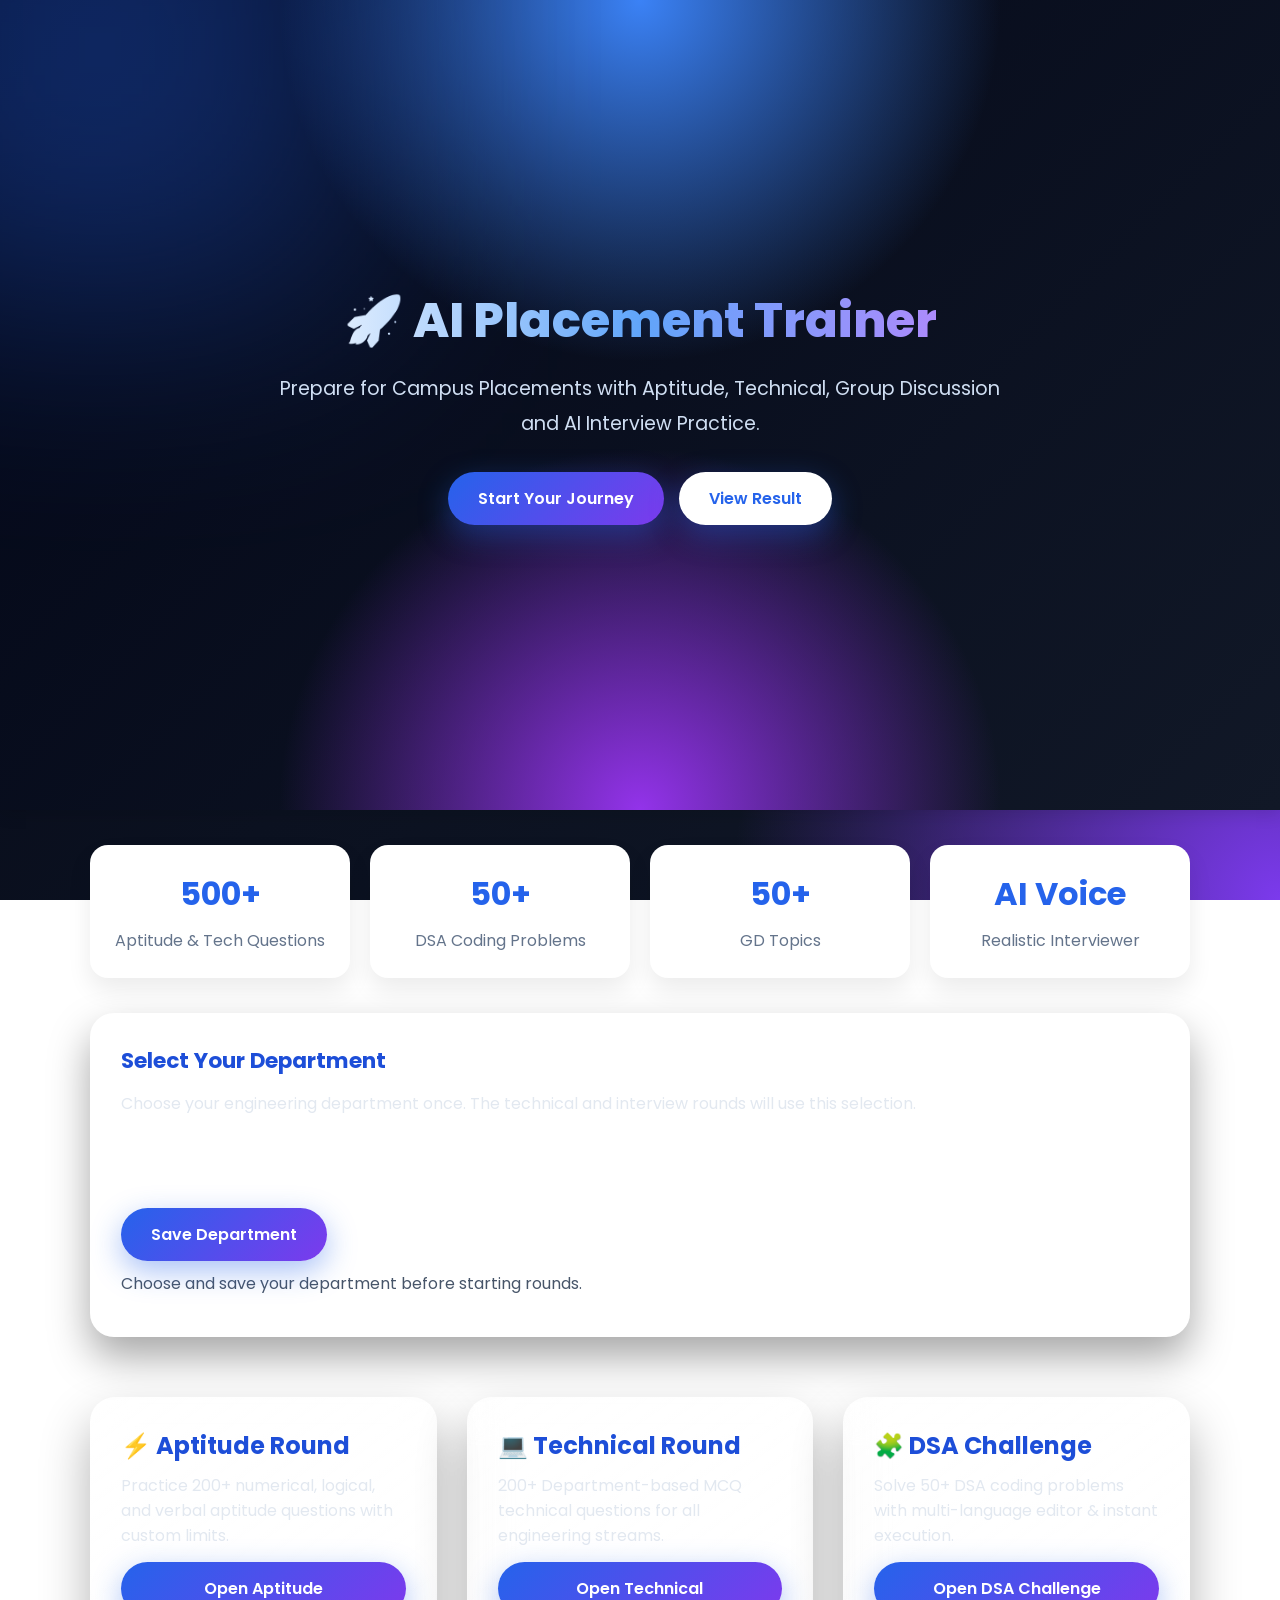
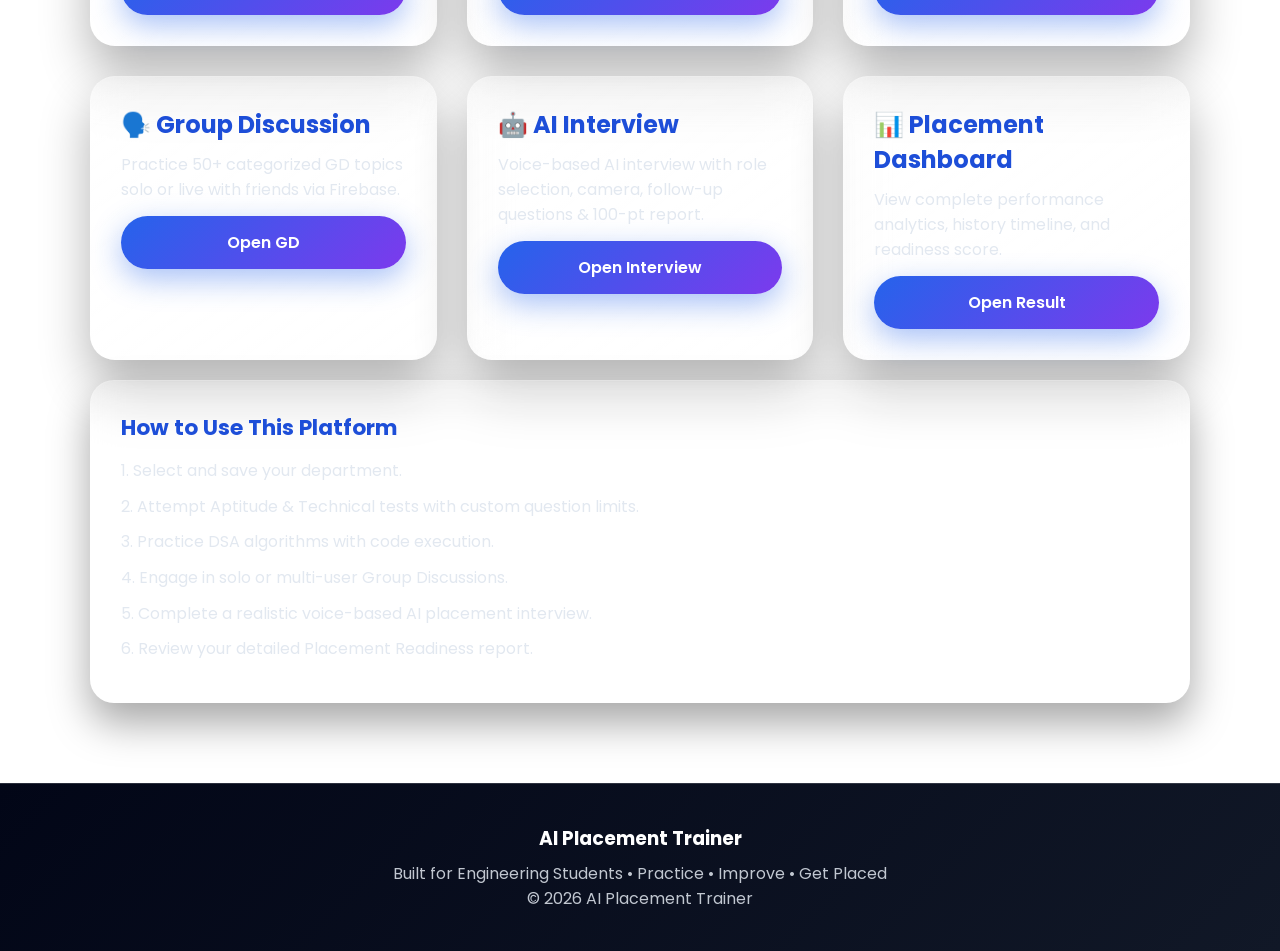
<file: index.html>
<!DOCTYPE html>
<html lang="en">
<head>
  <meta charset="UTF-8" />
  <meta name="viewport" content="width=device-width, initial-scale=1.0" />
  <title>AI Placement Trainer</title>
  <link rel="stylesheet" href="style.css" />
</head>
<body onload="hideLoader()">
  <div id="loader">
    <div class="loader-box">
        <h1>🤖 AI Placement Trainer</h1>
        <p>Loading...</p>
        <div class="loader-bar">
            <div class="loader-progress"></div>
        </div>
    </div>
</div>

  <header class="hero-header">
    <div class="hero-content">
        <h1>🚀 AI Placement Trainer</h1>

        <p class="hero-subtitle">
            Prepare for Campus Placements with Aptitude,
            Technical, Group Discussion and AI Interview Practice.
        </p>

        <div class="hero-buttons">
            <a href="#dashboard">
                <button>Start Your Journey</button>
            </a>

            <a href="result.html">
                <button class="secondary-btn">View Result</button>
            </a>
        </div>
    </div>
</header>
<section class="stats-section">

    <div class="stat-card">
        <h2>500+</h2>
        <p>Aptitude & Tech Questions</p>
    </div>

    <div class="stat-card">
        <h2>50+</h2>
        <p>DSA Coding Problems</p>
    </div>

    <div class="stat-card">
        <h2>50+</h2>
        <p>GD Topics</p>
    </div>

    <div class="stat-card">
        <h2>AI Voice</h2>
        <p>Realistic Interviewer</p>
    </div>

</section>

  <main class="quiz-container">

    <!-- Department Selection -->
    <div class="card">
      <h2>Select Your Department</h2>
      <p>Choose your engineering department once. The technical and interview rounds will use this selection.</p>

      <select id="mainDepartment">
        <option value="">-- Select Department --</option>
        <option value="cse">CSE</option>
        <option value="it">IT</option>
        <option value="ece">ECE</option>
        <option value="eee">EEE</option>
        <option value="mech">Mechanical</option>
        <option value="civil">Civil</option>
        <option value="aids">AIDS</option>
        <option value="aiml">AIML</option>
        <option value="csbs">CSBS</option>
        <option value="bme">Biomedical</option>
      </select>

      <div class="button-row">
        <button onclick="saveMainDepartment()">Save Department</button>
      </div>

      <p id="departmentSavedMsg" class="info-text">
        Choose and save your department before starting rounds.
      </p>
    </div>

    <!-- Round Cards -->
    <div class="home-grid">

      <div class="home-card">
        <h2>⚡ Aptitude Round</h2>
        <p>Practice 200+ numerical, logical, and verbal aptitude questions with custom limits.</p>
        <a href="aptitude.html"><button>Open Aptitude</button></a>
      </div>

      <div class="home-card">
        <h2>💻 Technical Round</h2>
        <p>200+ Department-based MCQ technical questions for all engineering streams.</p>
        <a href="technical.html"><button>Open Technical</button></a>
      </div>

      <div class="home-card">
        <h2>🧩 DSA Challenge</h2>
        <p>Solve 50+ DSA coding problems with multi-language editor & instant execution.</p>
        <a href="dsa.html"><button>Open DSA Challenge</button></a>
      </div>

      <div class="home-card">
        <h2>🗣️ Group Discussion</h2>
        <p>Practice 50+ categorized GD topics solo or live with friends via Firebase.</p>
        <a href="gd.html"><button>Open GD</button></a>
      </div>

      <div class="home-card">
        <h2>🤖 AI Interview</h2>
        <p>Voice-based AI interview with role selection, camera, follow-up questions & 100-pt report.</p>
        <a href="interview.html"><button>Open Interview</button></a>
      </div>

      <div class="home-card">
        <h2>📊 Placement Dashboard</h2>
        <p>View complete performance analytics, history timeline, and readiness score.</p>
        <a href="result.html"><button>Open Result</button></a>
      </div>

    </div>

    <!-- Quick Instructions -->
    <div class="card">
      <h2>How to Use This Platform</h2>
      <p>1. Select and save your department.</p>
      <p>2. Attempt Aptitude & Technical tests with custom question limits.</p>
      <p>3. Practice DSA algorithms with code execution.</p>
      <p>4. Engage in solo or multi-user Group Discussions.</p>
      <p>5. Complete a realistic voice-based AI placement interview.</p>
      <p>6. Review your detailed Placement Readiness report.</p>
    </div>

  </main>
  <footer>
    <h3>AI Placement Trainer</h3>
    <p>Built for Engineering Students • Practice • Improve • Get Placed</p>
    <p>© 2026 AI Placement Trainer</p>
  </footer>
  <script src="script.js"></script>

</body>
</html>
</file>
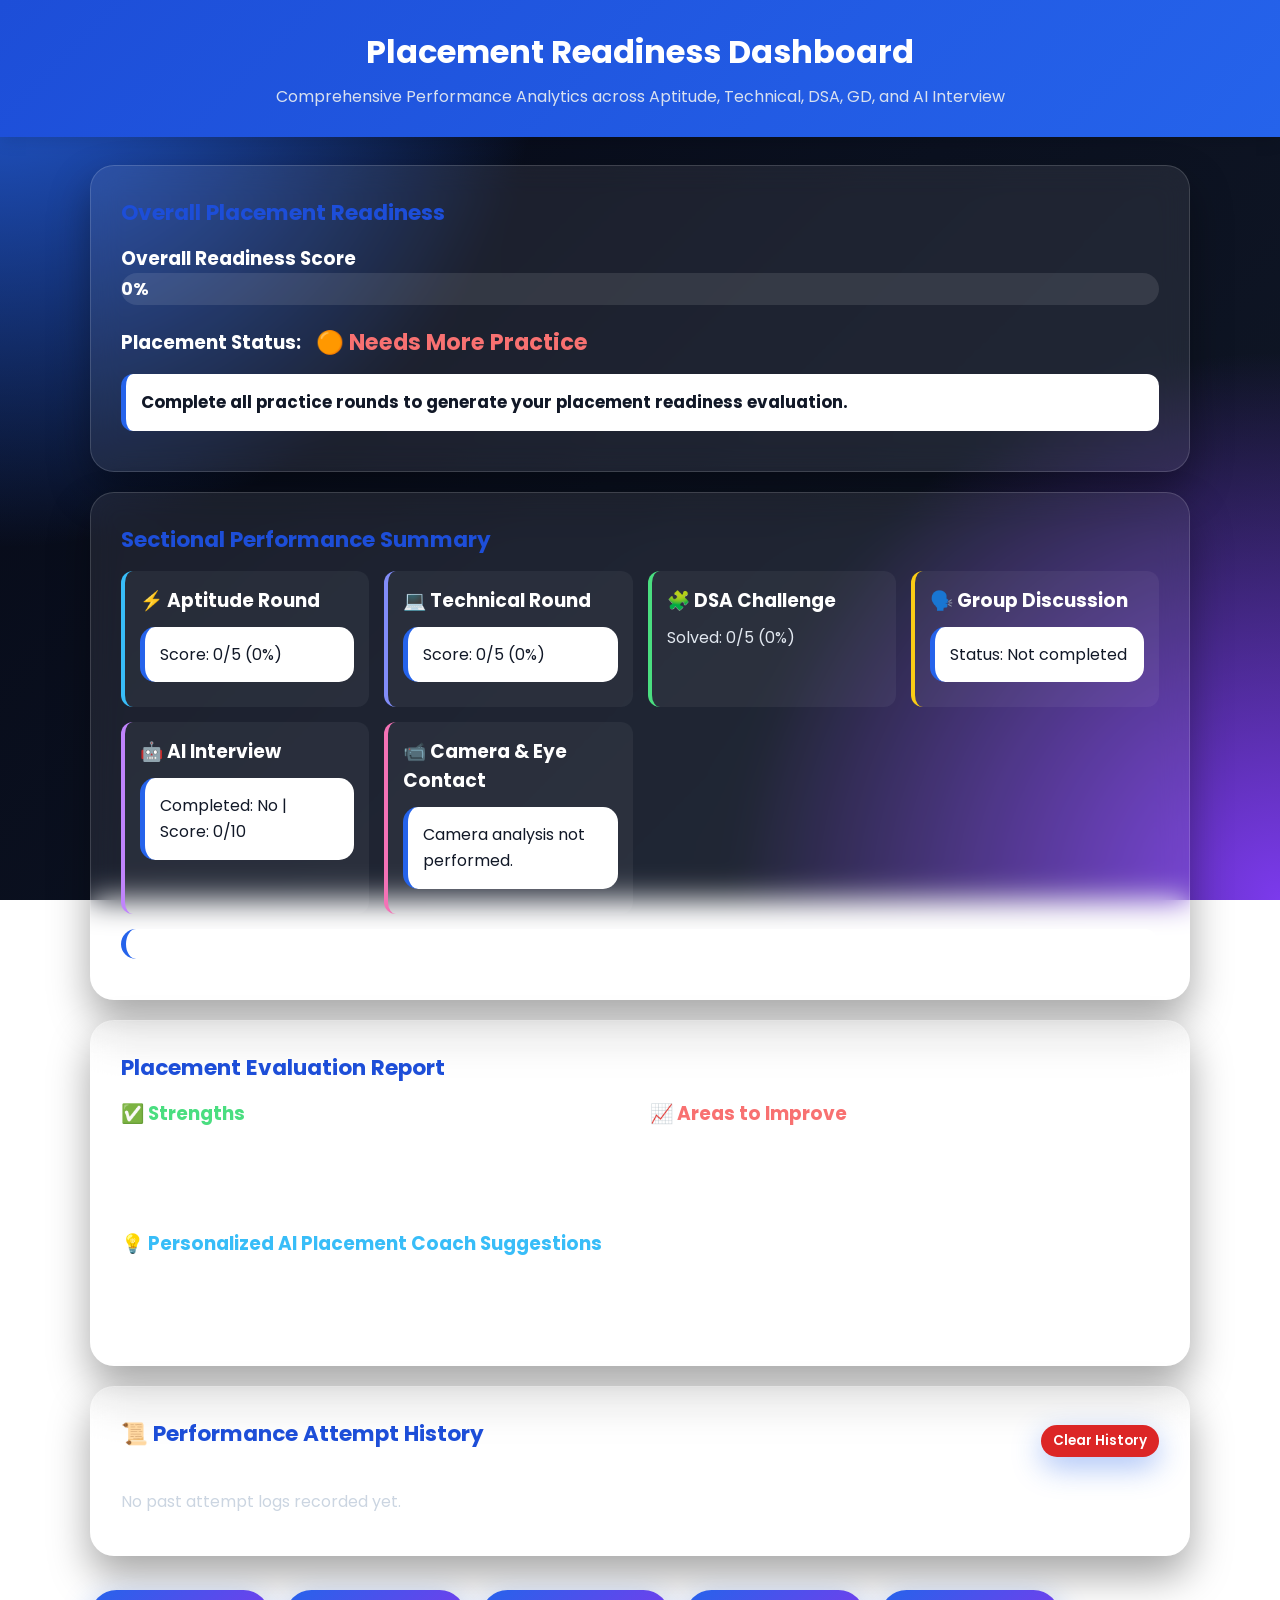
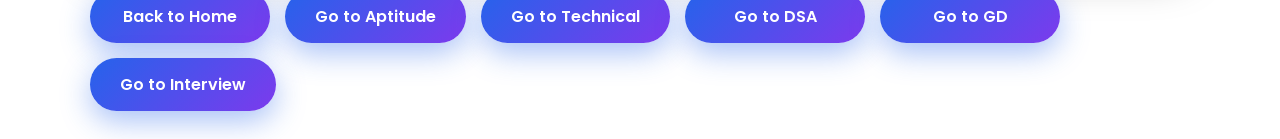
<file: result.html>
<!DOCTYPE html>
<html lang="en">
<head>
  <meta charset="UTF-8" />
  <meta name="viewport" content="width=device-width, initial-scale=1.0" />
  <title>Placement Dashboard - AI Placement Trainer</title>
  <link rel="stylesheet" href="style.css" />
</head>
<body onload="loadFinalResult()">

  <header>
    <h1>Placement Readiness Dashboard</h1>
    <p>Comprehensive Performance Analytics across Aptitude, Technical, DSA, GD, and AI Interview</p>
  </header>

  <main class="quiz-container">

    <!-- Overall Readiness Overview -->
    <div class="card">
      <h2>Overall Placement Readiness</h2>
      
      <div style="margin-top:15px;">
        <h3>Overall Readiness Score</h3>
        <div class="progress" style="height:32px; background:rgba(255,255,255,0.1); border-radius:20px;">
          <div id="overallProgress" class="progress-bar" style="width:0%; line-height:32px; font-size:1.1rem;">0%</div>
        </div>
      </div>

      <div style="margin-top:20px; display:flex; align-items:center; gap:15px; flex-wrap:wrap;">
        <h3>Placement Status:</h3>
        <span id="placementStatus" style="font-size:1.4rem; font-weight:bold;">Not Evaluated</span>
      </div>

      <p id="finalReadiness" style="margin-top:15px; background:rgba(37,99,235,0.1); padding:15px; border-radius:12px; border-left:5px solid #2563eb; color:white;">
        Complete all practice rounds to generate your placement readiness evaluation.
      </p>
    </div>

    <!-- Sectional Scores Summary -->
    <div class="card">
      <h2>Sectional Performance Summary</h2>

      <div style="display:grid; grid-template-columns:repeat(auto-fit, minmax(240px, 1fr)); gap:15px; margin-top:15px;">
        <div style="background:rgba(255,255,255,0.05); padding:15px; border-radius:12px; border-left:4px solid #38bdf8;">
          <h3>⚡ Aptitude Round</h3>
          <p id="aptitudeResult">No aptitude attempt yet.</p>
        </div>

        <div style="background:rgba(255,255,255,0.05); padding:15px; border-radius:12px; border-left:4px solid #818cf8;">
          <h3>💻 Technical Round</h3>
          <p id="technicalResult">No technical attempt yet.</p>
        </div>

        <div style="background:rgba(255,255,255,0.05); padding:15px; border-radius:12px; border-left:4px solid #4ade80;">
          <h3>🧩 DSA Challenge</h3>
          <p id="dsaFinalResult">No DSA attempt yet.</p>
        </div>

        <div style="background:rgba(255,255,255,0.05); padding:15px; border-radius:12px; border-left:4px solid #facc15;">
          <h3>🗣️ Group Discussion</h3>
          <p id="gdFinalResult">No GD attempt yet.</p>
        </div>

        <div style="background:rgba(255,255,255,0.05); padding:15px; border-radius:12px; border-left:4px solid #c084fc;">
          <h3>🤖 AI Interview</h3>
          <p id="interviewFinalResult">No interview attempt yet.</p>
        </div>

        <div style="background:rgba(255,255,255,0.05); padding:15px; border-radius:12px; border-left:4px solid #f472b6;">
          <h3>📹 Camera & Eye Contact</h3>
          <p id="cameraFinalResult">No camera analysis yet.</p>
        </div>
      </div>

      <p id="voiceFinalResult" style="margin-top:15px; font-size:0.95rem; color:#cbd5e1;"></p>
    </div>

    <!-- Strengths, Improvements & AI Coaching -->
    <div class="card">
      <h2>Placement Evaluation Report</h2>

      <div style="display:grid; grid-template-columns:1fr 1fr; gap:20px; margin-top:15px;">
        <div>
          <h3 style="color:#4ade80;">✅ Strengths</h3>
          <ul id="strengthList" style="margin-left:20px; line-height:1.8; color:white;">
            <li>Complete rounds to populate strengths.</li>
          </ul>
        </div>

        <div>
          <h3 style="color:#f87171;">📈 Areas to Improve</h3>
          <ul id="improvementList" style="margin-left:20px; line-height:1.8; color:white;">
            <li>Complete rounds to populate improvement areas.</li>
          </ul>
        </div>
      </div>

      <h3 style="margin-top:20px; color:#38bdf8;">💡 Personalized AI Placement Coach Suggestions</h3>
      <p id="aiSuggestion" style="background:rgba(255,255,255,0.06); padding:15px; border-radius:12px; line-height:1.7; color:white;">
        Your personalized AI suggestions will appear here.
      </p>
    </div>

    <!-- Attempt History Timeline -->
    <div class="card">
      <div style="display:flex; justify-content:space-between; align-items:center; flex-wrap:wrap; gap:10px;">
        <h2>📜 Performance Attempt History</h2>
        <button onclick="clearAttemptHistory()" style="background:#dc2626; padding:6px 12px; font-size:0.85rem;">Clear History</button>
      </div>

      <div id="attemptHistoryLog" style="margin-top:15px; max-height:300px; overflow-y:auto;">
        <p style="color:#cbd5e1;">No past attempt logs recorded yet.</p>
      </div>
    </div>

    <div class="quiz-actions">
      <a href="index.html"><button>Back to Home</button></a>
      <a href="aptitude.html"><button>Go to Aptitude</button></a>
      <a href="technical.html"><button>Go to Technical</button></a>
      <a href="dsa.html"><button>Go to DSA</button></a>
      <a href="gd.html"><button>Go to GD</button></a>
      <a href="interview.html"><button>Go to Interview</button></a>
    </div>

  </main>

  <script src="script.js"></script>
</body>
</html>
</file>
<file: style.css>
@import url('https://fonts.googleapis.com/css2?family=Poppins:wght@300;400;500;600;700;800&display=swap');
/* =========================
   GLOBAL
========================= */
* {
  margin:0;
  padding:0;
  box-sizing:border-box;
  font-family:'Poppins',sans-serif;
}

body{
    font-family:'Poppins',sans-serif;
    color:#ffffff;
    min-height:100vh;

    background:
    radial-gradient(circle at top left,#2563eb 0%,transparent 35%),
    radial-gradient(circle at bottom right,#7c3aed 0%,transparent 35%),
    linear-gradient(135deg,#050816,#0b1120,#111827);

    background-attachment:fixed;
    overflow-x:hidden;
}

header {
  background: linear-gradient(135deg, #1d4ed8, #2563eb);
  color: white;
  text-align: center;
  padding: 28px 16px;
  box-shadow: 0 4px 16px rgba(0,0,0,0.12);
}

header h1 {
  font-size: 2rem;
  margin-bottom: 8px;
}

header p {
  font-size: 1rem;
  opacity: 0.95;
}

/* =========================
   MAIN CONTAINER
========================= */
.quiz-container {
  width: 92%;
  max-width: 1100px;
  margin: 28px auto;
  display: flex;
  flex-direction: column;
  gap: 20px;
}

/* =========================
   CARD
========================= */
.card {
    background: rgba(255,255,255,0.08);
    backdrop-filter: blur(15px);
    -webkit-backdrop-filter: blur(15px);

    border-radius: 24px;
    padding: 30px;

    border:1px solid rgba(255,255,255,0.15);

    box-shadow:
    0 20px 40px rgba(0,0,0,0.35);

    color:white;

    transition:0.4s ease;
}


.card:hover{
    transform:translateY(-8px);
    box-shadow:
    0 30px 60px rgba(37,99,235,0.35);
}

.card h2 {
  color: #1d4ed8;
  margin-bottom: 14px;
  font-size: 1.35rem;
}

.card p {
  margin: 10px 0;
  line-height: 1.6;
  font-size: 1rem;
}

/* =========================
   FORM ELEMENTS
========================= */
select,
textarea,
input[type="text"] {
  width: 100%;
  padding: 12px 14px;
  margin-top: 10px;
  border-radius: 10px;
  border: 1px solid #cbd5e1;
  outline: none;
  font-size: 1rem;
  background: #fff;
}

select:focus,
textarea:focus,
input[type="text"]:focus {
  border-color: #2563eb;
  box-shadow: 0 0 0 3px rgba(37, 99, 235, 0.15);
}

textarea {
  resize: vertical;
  min-height: 120px;
}

/* =========================
   RADIO / LABEL
========================= */
label {
    display: flex;
    align-items: center;
    gap: 12px;
    margin: 12px 0;
    padding: 15px 18px;
    color: #ffffff;
    background: rgba(255,255,255,0.08);
    border: 1px solid rgba(255,255,255,0.15);
    border-radius: 16px;
    cursor: pointer;
    transition: all .3s ease;
}

label:hover{
    background: rgba(96,165,250,0.18);
    border-color: #60a5fa;
    transform: translateX(6px);
}

input[type="radio"] {
  margin-right: 10px;
}

/* =========================
   BUTTONS
========================= */
button {
  background: #2563eb;
  color: white;
  border: none;
  padding: 12px 18px;
  border-radius: 10px;
  cursor: pointer;
  font-size: 0.98rem;
  font-weight: 600;
  transition: 0.2s ease;
}

button:hover {
  background: #1d4ed8;
  transform: translateY(-1px);
}

button:active {
  transform: translateY(0);
}

.button-row,
.quiz-actions {
  display: flex;
  flex-wrap: wrap;
  gap: 12px;
  margin-top: 14px;
}

/* =========================
   VIDEO
========================= */
video {
  width: 100%;
  max-width: 700px;
  border-radius: 14px;
  background: #000;
  display: block;
  margin-top: 10px;
}

/* =========================
   RESULT HIGHLIGHT BOXES
========================= */
#aptitudeResult,
#technicalResult,
#gdFinalResult,
#interviewFinalResult,
#cameraFinalResult,
#voiceFinalResult,
#finalReadiness {
  padding: 14px;
  border-radius: 12px;
  background: #f8fafc;
  border-left: 5px solid #2563eb;
  margin-top: 12px;
}

#finalReadiness {
  background: #eff6ff;
  font-weight: bold;
  font-size: 1.05rem;
  border-left: 5px solid #16a34a;
}

/* =========================
   INTERVIEW STATUS COLORS
========================= */
#cameraStatus,
#faceStatus,
#eyeContactStatus,
#presenceStatus,
#interviewStatus,
#answerAnalysis,
#bodyLanguageAnalysis,
#confidenceAnalysis {
  padding: 12px;
  border-radius: 10px;
  margin-top: 12px;
  background: #f8fafc;
  border: 1px solid #e5e7eb;
}

/* =========================
   HOME PAGE / DASHBOARD STYLE
========================= */
.home-grid{

    width:100%;

    display:grid;

    grid-template-columns:
    repeat(auto-fit,minmax(260px,1fr));

    gap:30px;

    margin-top:40px;

}

.home-card{

    background:
    linear-gradient(
    145deg,
    rgba(255,255,255,0.15),
    rgba(255,255,255,0.05)
    );

    backdrop-filter:blur(20px);

    border-radius:25px;

    padding:30px;

    border:1px solid rgba(255,255,255,0.18);

    box-shadow:
    0 25px 50px rgba(0,0,0,0.3);

    color:white;

    transition:.4s;
}


.home-card:hover{

    transform:
    translateY(-12px)
    scale(1.03);

    border-color:#60a5fa;

}

.home-card h2 {
  color: #1d4ed8;
  margin-bottom: 10px;
}

.home-card p {
  margin-bottom: 14px;
}

/* =========================
   SMALL INFO TEXT
========================= */
.info-text {
  color: #475569;
  font-size: 0.95rem;
  margin-top: 8px;
}

/* =========================
   MOBILE
========================= */
@media (max-width: 768px) {
  header h1 {
    font-size: 1.5rem;
  }

  .card {
    padding: 16px;
  }

  button {
    width: 100%;
  }

  .button-row,
  .quiz-actions {
    flex-direction: column;
  }
}
/* ==========================================
   HERO SECTION
========================================== */

.hero-header{

    min-height:90vh;

    display:flex;
    align-items:center;
    justify-content:center;

    text-align:center;

    position:relative;
    overflow:hidden;

    background:
    radial-gradient(circle at top,#3b82f6,transparent 35%),
    radial-gradient(circle at bottom,#9333ea,transparent 35%),
    linear-gradient(135deg,#020617,#111827);

}


/* glowing animation */

.hero-header::before{

    content:"";

    position:absolute;

    width:500px;
    height:500px;

    background:#2563eb;

    filter:blur(120px);

    opacity:.35;

    top:-200px;
    left:-150px;

}


.hero-content{

    position:relative;
    z-index:2;

    max-width:1000px;

}


.hero-header h1{

    font-size:4rem;

    font-weight:800;

    background:
    linear-gradient(
    90deg,
    #ffffff,
    #60a5fa,
    #c084fc
    );

    -webkit-background-clip:text;

    color:transparent;

    margin-bottom:20px;

}


.hero-subtitle{

    font-size:1.3rem;

    color:#dbeafe;

    line-height:1.8;

    max-width:750px;

    margin:auto;

}

.hero-content{
    max-width:900px;
    margin:auto;
}

.hero-header h1{
    font-size:3rem;
    margin-bottom:15px;
}

.hero-subtitle{
    font-size:1.2rem;
    line-height:1.8;
    margin-bottom:30px;
    opacity:.95;
}

.hero-buttons{
    display:flex;
    justify-content:center;
    gap:15px;
    flex-wrap:wrap;
}

.secondary-btn{
    background:white;
    color:#2563eb;
}

.secondary-btn:hover{
    background:#f1f5f9;
}

/* ==========================================
   STATISTICS
========================================== */

.stats-section{
    width:92%;
    max-width:1100px;
    margin:35px auto;
    display:grid;
    grid-template-columns:repeat(auto-fit,minmax(220px,1fr));
    gap:20px;
}

.stat-card{
    background:white;
    padding:25px;
    text-align:center;
    border-radius:18px;
    box-shadow:0 12px 25px rgba(0,0,0,.08);
    transition:.3s;
}

.stat-card:hover{
    transform:translateY(-8px);
}

.stat-card h2{
    color:#2563eb;
    font-size:2rem;
    margin-bottom:10px;
}

.stat-card p{
    color:#64748b;
}

/* ==========================================
   BETTER HOME CARDS
========================================== */

.home-card{
    transition:.35s;
}

.home-card:hover{
    transform:translateY(-10px);
    box-shadow:0 20px 35px rgba(37,99,235,.18);
}

.home-card button{
    width:100%;
}

/* ==========================================
   FOOTER
========================================== */

footer{

    margin-top:80px;

    padding:40px;

    text-align:center;

    background:
    linear-gradient(
    135deg,
    #020617,
    #111827
    );

    border-top:
    1px solid rgba(255,255,255,.15);

    color:#cbd5e1;

}

footer h3{
    margin-bottom:8px;
}

footer p{
    opacity:.85;
}

/* ==========================================
   MOBILE
========================================== */

@media(max-width:768px){

.hero-header h1{
font-size:2.2rem;
}

.hero-subtitle{
font-size:1rem;
}

.hero-buttons{
flex-direction:column;
}

}
.result-section {
    margin-top: 20px;
}

#score,
#resultMessage {
    margin: 8px 0;
    font-size: 18px;
    font-weight: bold;
}

.quiz-actions {
    display: flex;
    gap: 15px;
    align-items: center;
}

.quiz-actions button {
    width: auto;
    min-width: 180px;
}
.progress{
width:100%;
height:28px;
background:#ddd;
border-radius:30px;
overflow:hidden;
}

.progress-bar{
height:100%;
width:0%;
background:#2563eb;
color:white;
text-align:center;
line-height:28px;
font-weight:bold;
transition:.5s;
}

#placementStatus{
font-size:22px;
font-weight:bold;
color:#2563eb;
}

#strengthList li,
#improvementList li{
margin:8px 0;
}
/* =========================
   PREMIUM BUTTON DESIGN
========================= */

button{

    position:relative;
    overflow:hidden;

    background:
    linear-gradient(
    135deg,
    #2563eb,
    #7c3aed
    );

    color:white;

    border:none;

    padding:14px 30px;

    border-radius:50px;

    font-size:16px;

    font-weight:600;

    cursor:pointer;

    box-shadow:
    0 10px 30px rgba(37,99,235,.4);

    transition:.35s ease;

}


button:hover{

    transform:
    translateY(-5px)
    scale(1.05);

    box-shadow:
    0 20px 40px rgba(124,58,237,.5);

}


/* button shine effect */

button::before{

    content:"";

    position:absolute;

    top:0;
    left:-100%;

    width:50%;
    height:100%;

    background:
    linear-gradient(
    120deg,
    transparent,
    rgba(255,255,255,.5),
    transparent
    );

    transition:.5s;

}


button:hover::before{

    left:120%;

}
select,
textarea,
input[type="text"]{

    background:rgba(255,255,255,0.12);

    color:white;

    border:1px solid rgba(255,255,255,0.25);

    backdrop-filter:blur(10px);

    border-radius:18px;

    padding:15px;

}


select option{

    color:black;

}
.card,
.home-card,
.stat-card{

    animation:fadeUp .8s ease forwards;

}


@keyframes fadeUp{

    from{

        opacity:0;
        transform:translateY(40px);

    }

    to{

        opacity:1;
        transform:translateY(0);

    }

}
/* =========================
   DARK THEME TEXT FIX
========================= */

/* All headings */
h1,h2,h3,h4,h5,h6{
    color:#ffffff;
}

/* Normal paragraphs */
p{
    color:#e2e8f0;
}


/* Question text */
.question,
.question-text,
#questionText,
#aptitudeQuestion,
#technicalQuestion{
    color:#ffffff;
    font-weight:600;
}


/* Answer options */
label{
    color:#ffffff;
    background:rgba(255,255,255,0.10);
}


/* Selected option hover */
label:hover{
    background:rgba(96,165,250,0.25);
}


/* Score and result text */
#score,
#resultMessage,
#finalReadiness,
#aptitudeResult,
#technicalResult,
#gdFinalResult,
#interviewFinalResult{
    color:#d30606;
}


/* Input text */
input,
textarea,
select{
    color:white;
}


/* Placeholder text */
input::placeholder,
textarea::placeholder{
    color:#cbd5e1;
}


/* Buttons inside cards */
.card button,
.home-card button{
    color:white;
}
/* DARK THEME TEXT FIX */

h1,h2,h3,h4,h5,h6{
    color:#ffffff;
}

p{
    color:#e2e8f0;
}

.question,
.question-text,
#questionText,
#aptitudeQuestion,
#technicalQuestion{
    color:#ffffff;
    font-weight:600;
}
/* RESULT AND MESSAGE TEXT FIX */

#score,
#resultMessage,
#finalReadiness,
#aptitudeResult,
#technicalResult,
#gdFinalResult,
#interviewFinalResult{
    color:#ffffff;
}


.chat-message,
.message,
#gdChatMessages,
#gdChatMessages p{
    color:#ffffff;
}


#aiQuestion,
#interviewQuestion,
#feedback,
#analysisResult{
    color:#ffffff;
}


.result,
.result-card,
.feedback-card{
    color:#ffffff;
}
/* =========================
   INTERVIEW STATUS TEXT FIX
========================= */

#cameraStatus,
#faceStatus,
#eyeContactStatus,
#presenceStatus,
#interviewStatus,
#answerAnalysis,
#bodyLanguageAnalysis,
#confidenceAnalysis{

    background:#ffffff !important;
    color:#000000 !important;

    border:1px solid #d1d5db;

    padding:14px;

    border-radius:12px;

}

/* Force all text inside to black */

#cameraStatus *,
#faceStatus *,
#eyeContactStatus *,
#presenceStatus *,
#interviewStatus *,
#answerAnalysis *,
#bodyLanguageAnalysis *,
#confidenceAnalysis *{

    color:#000000 !important;

}
#friendGDLeaderboard{
    color:#111827 !important;
}

#friendGDLeaderboard p{
    color:#111827 !important;
}

#friendGDLeaderboard strong{
    color:#2563eb !important;
}

#friendGDLeaderboard div{
    color:#111827 !important;
}
#aptitudeResult,
#technicalResult,
#gdFinalResult,
#interviewFinalResult,
#cameraFinalResult,
#voiceFinalResult,
#finalReadiness{
    color:#111827 !important;
    background:#ffffff !important;
    border-radius:15px;
    padding:15px;
}
/* Friend GD Leaderboard Text Fix */

#friendGDLeaderboard h3 {
    color: #2563eb !important;
}

#friendGDLeaderboard p {
    color: #111827 !important;
}

#friendGDLeaderboard b {
    color: #111827 !important;
}

#friendGDLeaderboard div {
    color: #111827;
}
#aptitudeQuestionLimit{
    color: black;
    background-color: white;
    border: 2px solid #2563eb;
    padding: 10px;
    border-radius: 8px;
    font-size: 16px;
}
</file>
